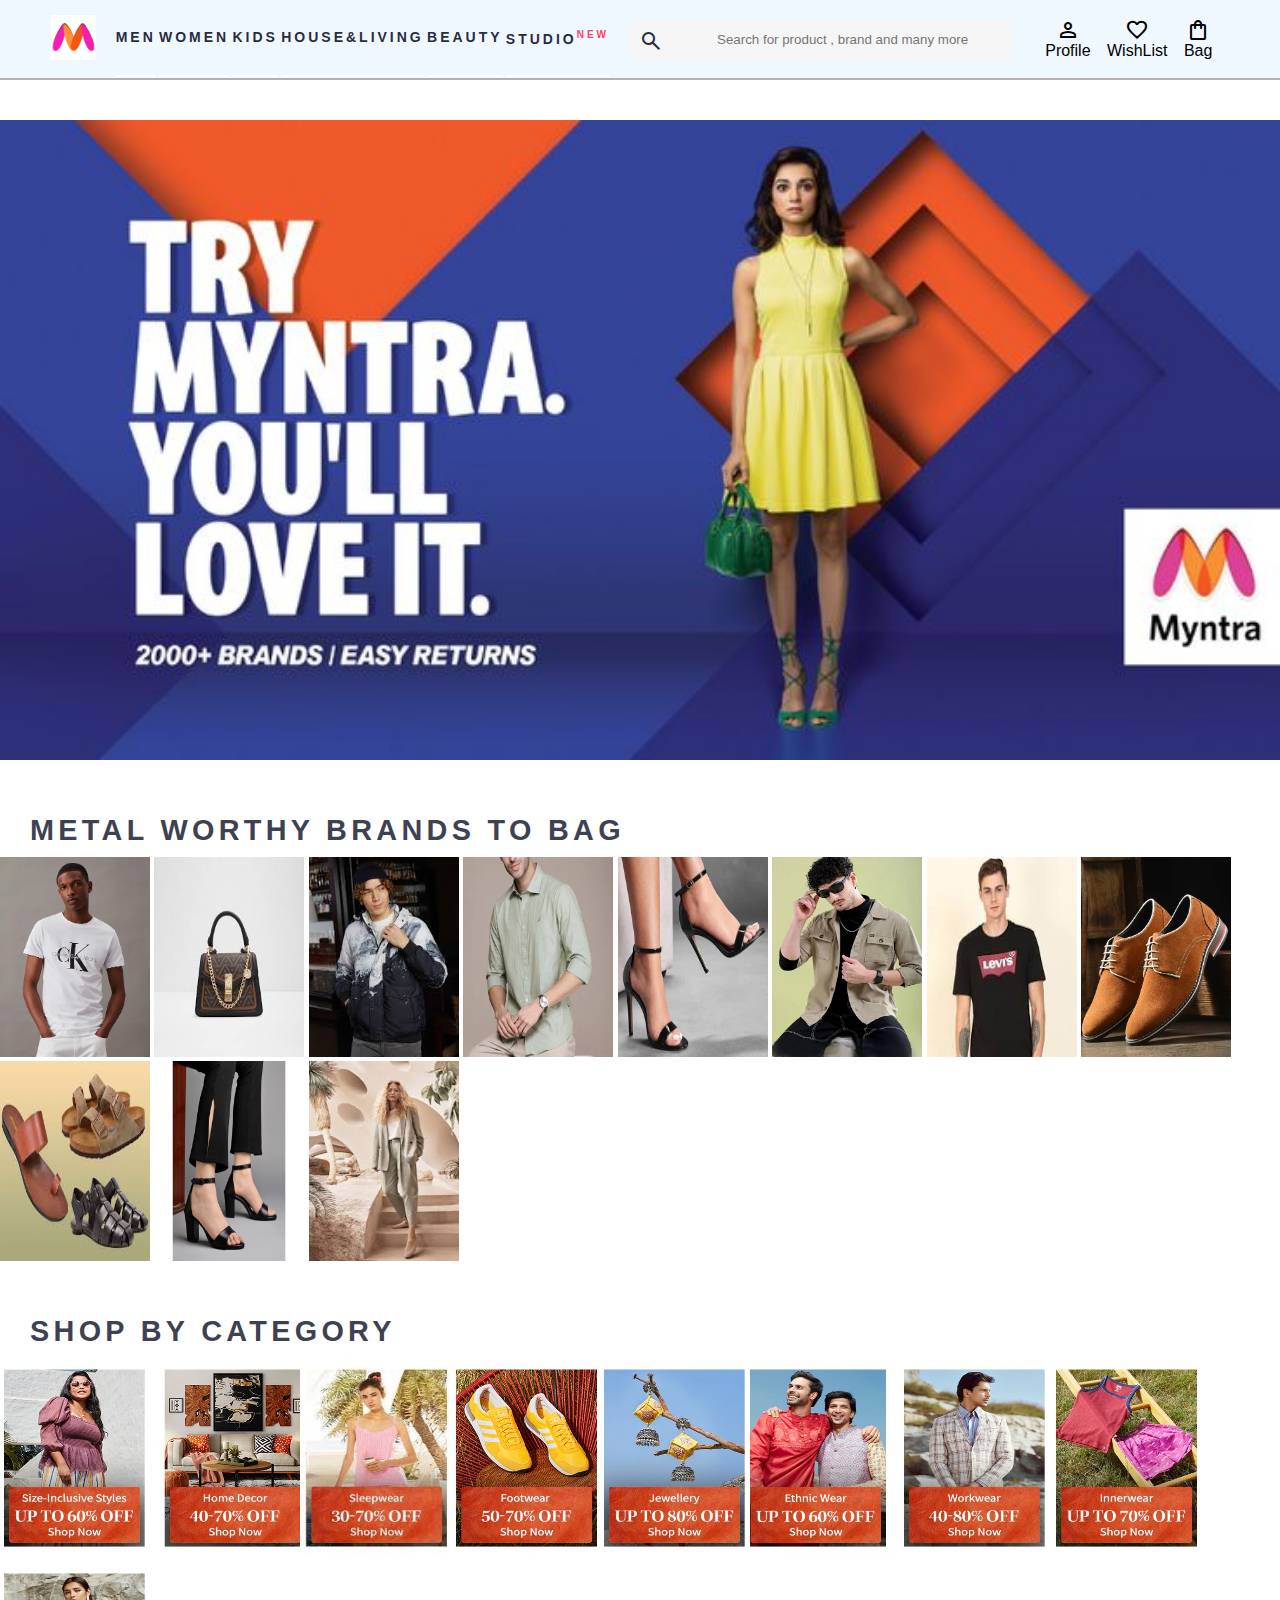
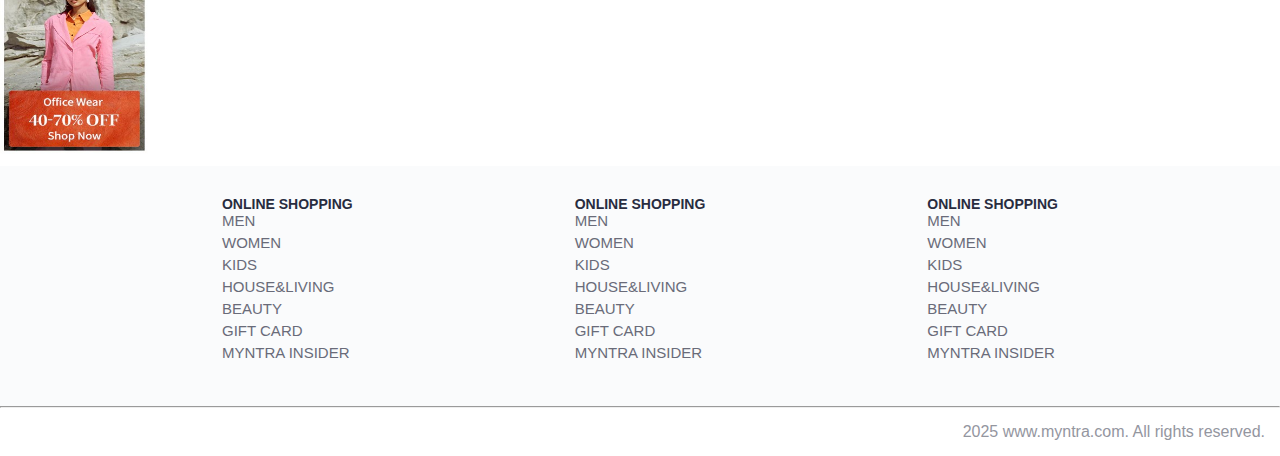
<file: index.html>
<!DOCTYPE html>
<html lang="en">
<head>
    <meta charset="UTF-8">
    <meta name="viewport" content="width=device-width, initial-scale=1.0">
    <title>myntra clone</title>
    <link rel="stylesheet" href="index.css">
    <link rel="stylesheet" href="https://fonts.googleapis.com/css2?family=Material+Symbols+Outlined:opsz,wght,FILL,GRAD@20..48,100..700,0..1,-50..200" />
    <link rel="stylesheet" href="https://fonts.googleapis.com/css2?family=Material+Symbols+Outlined:opsz,wght,FILL,GRAD@20..48,100..700,0..1,-50..200" />
    <link rel="stylesheet" href="https://fonts.googleapis.com/css2?family=Material+Symbols+Outlined:opsz,wght,FILL,GRAD@20..48,100..700,0..1,-50..200" />
    <link rel="stylesheet" href="https://fonts.googleapis.com/css2?family=Material+Symbols+Outlined:opsz,wght,FILL,GRAD@20..48,100..700,0..1,-50..200" />
</head>
<body>
    <header>
        <div class="logo_container">
            <a href="#"><img class="myntra_home" src="photo/logo.png" alt="myntra clone"></a>
        </div>
        <div class="nav_bar">
            <a href="#">MEN</a>
            <a href="#">WOMEN</a>
            <a href="#">KIDS</a>
            <a href="#">HOUSE&LIVING</a>
            <a href="#">BEAUTY</a>
            <a href="#">STUDIO<SUP>NEW</SUP></a>
        </div>
        <div class="search_bar">
            <span class="material-symbols-outlined search_icon">search</span>
            <input class="search_input" placeholder="Search for product , brand and many more">
        </div>
        <div class="action_bar">
          <div class="action_container">
                <span class="material-symbols-outlined action_icon">person</span>
                <span class="action_name">Profile</span>
            </div>
             <div class="action_container">
                <span class="material-symbols-outlined action_icon">favorite</span>
                <span class="action_name">WishList</span>
            </div>
             <div class="action_container">
                <span class="material-symbols-outlined action_icon">shopping_bag</span>
                <span class="action_name">Bag</span>
            </div>
        </div>
    </header>
    <main>
        <div class="banner_container">
            <img class="banner_image" src="photo/banner.jpg" alt="main banner">
        </div>
        <div class="category_heading">metal worthy brands to bag</div>
        <div class="catergory_items">
            <a href="#"><img id="sale_icon1" src="photo/photo2.webp"></a>
            <a href="#"><img id="sale_icon2" src="photo/photo3.jpeg"></a>
            <a href="#"><img id="sale_icon3" src="photo/photo4.jpeg"></a>
            <a href="#"><img id="sale_icon4" src="photo/photo5.webp"></a>
            <a href="#"><img id="sale_icon5" src="photo/photo6.webp"></a>
            <a href="#"><img id="sale_icon6" src="photo/photo7.webp"></a>
            <a href="#"><img id="sale_icon7" src="photo/photo8.jpeg"></a>
            <a href="#"><img id="sale_icon8" src="photo/photo9.avif"></a>
            <a href="#"><img id="sale_icon9" src="photo/photo10.jpeg"></a>
            <a href="#"><img id="sale_icon10" src="photo/photo11.avif"></a>
            <a href="#"><img id="sale_icon11" src="photo/photo12.jpeg"></a>
        </div>
        <div class="category_heading">shop by category</div>
        <div class="category_items">
            <a href="#"><img id="offer_icon1" src="photo/offer1.jpg"></a>
            <a href="#"><img id="offer_icon2" src="photo/offer2.jpg"></a>
            <a href="#"><img id="offer_icon3" src="photo/offer3.jpeg"></a>
            <a href="#"><img id="offer_icon4" src="photo/offer4.jpg"></a>
            <a href="#"><img id="offer_icon5" src="photo/offer5.jpg"></a>
            <a href="#"><img id="offer_icon6" src="photo/offer6.jpg"></a>
            <a href="#"><img id="offer_icon7" src="photo/offer7.jpg"></a>
            <a href="#"><img id="offer_icon8" src="photo/offer9.jpg"></a>
            <a href="#"><img id="offer_icon9" src="photo/offer10.jpg"></a></div>
        </div>
    </main>
    <footer>
        <div class="footer_container">
            <div class="footer_column">
                <h3>ONLINE SHOPPING</h3>

                <a href="#">MEN</a>
                <a href="#">WOMEN</a>
                <a href="#">KIDS</a>
                <a href="#">HOUSE&LIVING</a>
                <a href="#">BEAUTY</a>
                <a href="#">GIFT CARD</a>
                <a href="#">MYNTRA INSIDER</a>
            </div>
             <div class="footer_column">
                <h3>ONLINE SHOPPING</h3>

                <a href="#">MEN</a>
                <a href="#">WOMEN</a>
                <a href="#">KIDS</a>
                <a href="#">HOUSE&LIVING</a>
                <a href="#">BEAUTY</a>
                <a href="#">GIFT CARD</a>
                <a href="#">MYNTRA INSIDER</a>
            </div>
             <div class="footer_column">
                <h3>ONLINE SHOPPING</h3>

                <a href="#">MEN</a>
                <a href="#">WOMEN</a>
                <a href="#">KIDS</a>
                <a href="#">HOUSE&LIVING</a>
                <a href="#">BEAUTY</a>
                <a href="#">GIFT CARD</a>
                <a href="#">MYNTRA INSIDER</a>
            </div>
        </div>
        <hr>
        <div class="copyright">2025 www.myntra.com. All rights reserved.</div>
    </footer>
</body>
</html>
</file>
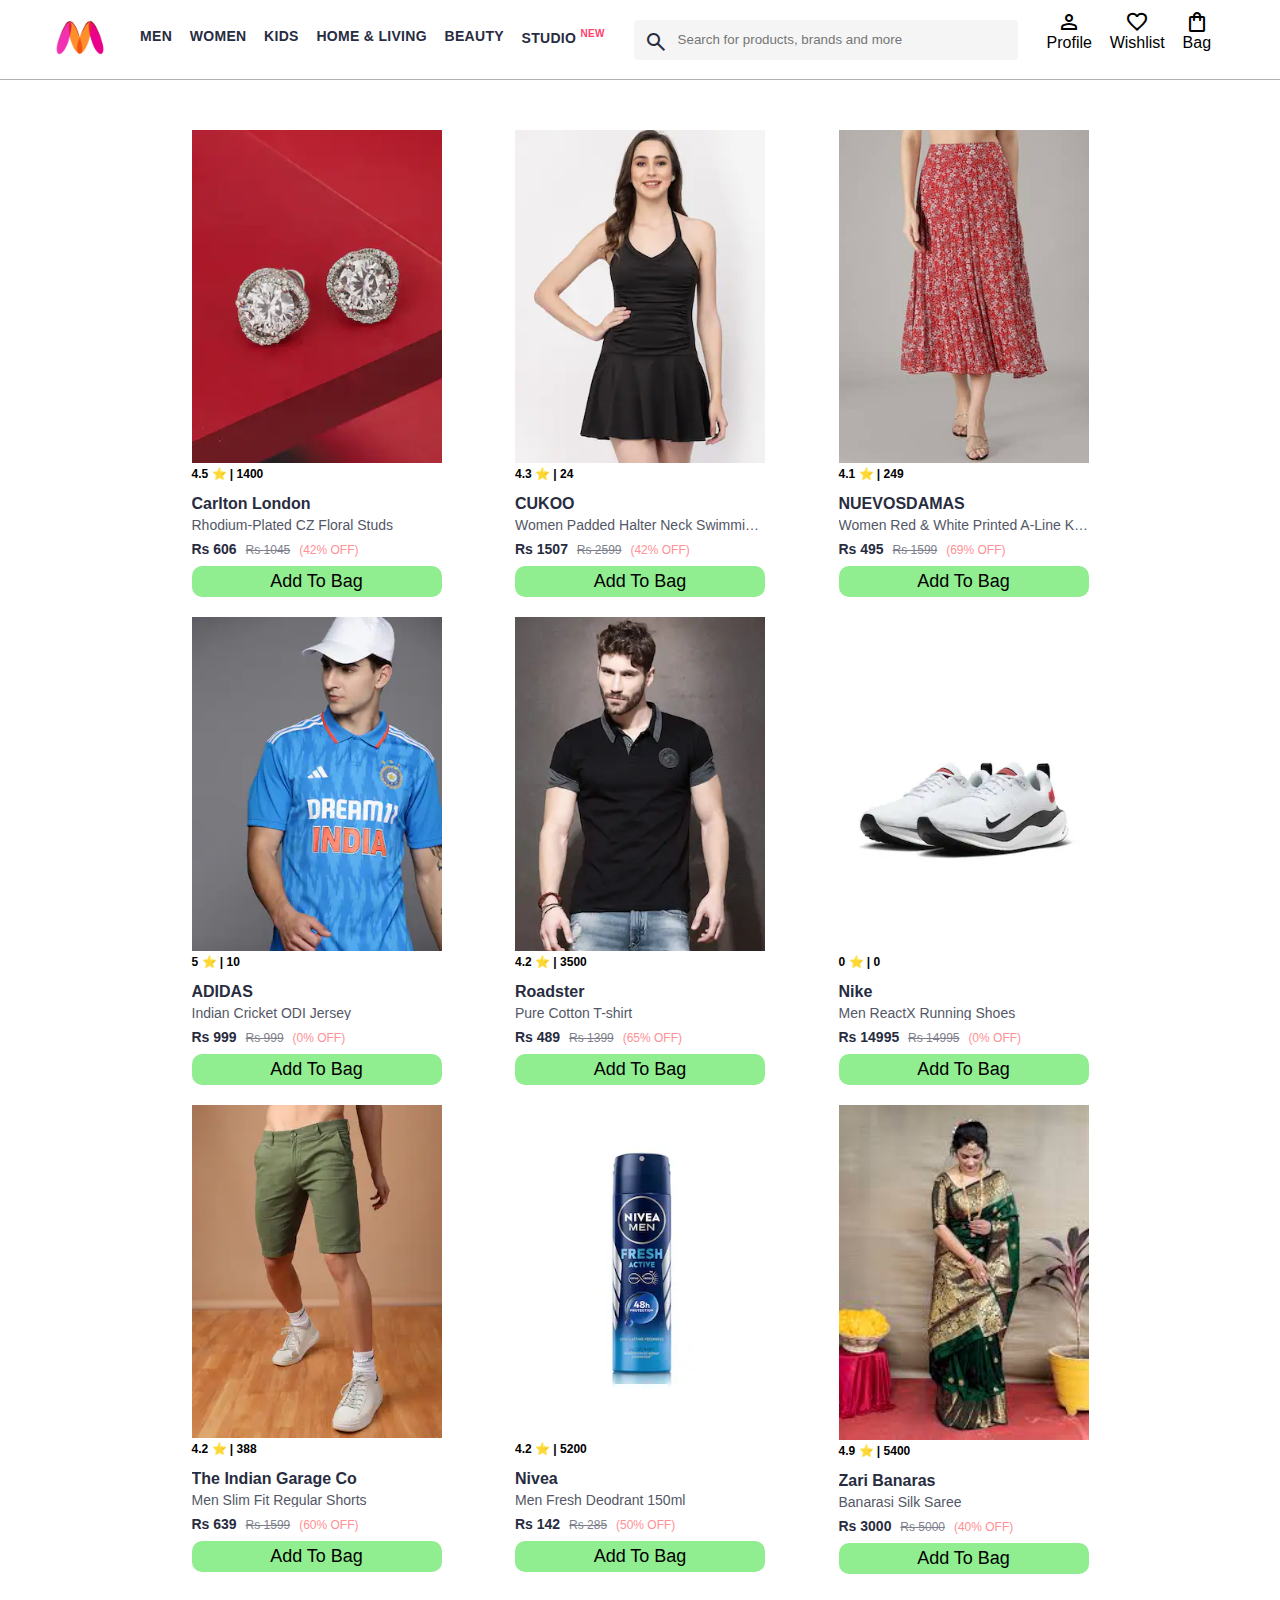
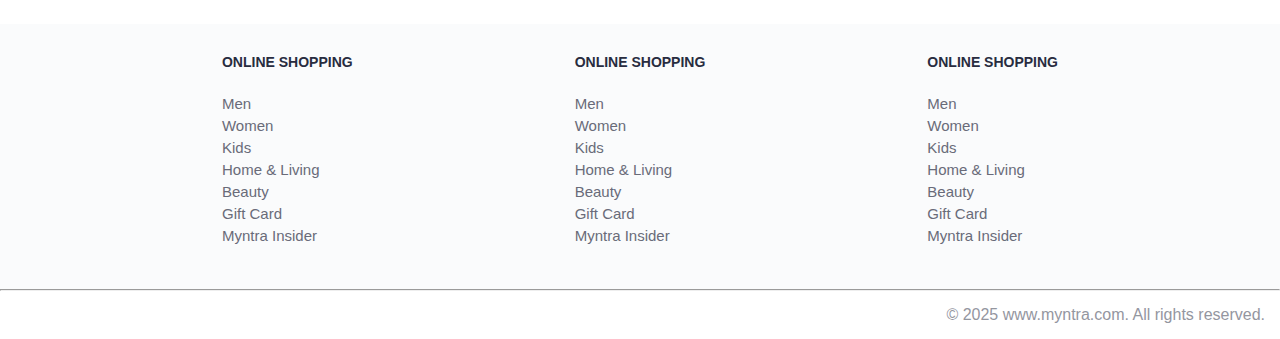
<file: docs/index.html>
<!DOCTYPE html>
<html lang="en">
<head>
    <title>Myntra Functional Clone</title>
    <link rel="stylesheet" href="css/index.css">
    <link rel="stylesheet" href="https://fonts.googleapis.com/css2?family=Material+Symbols+Outlined:opsz,wght,FILL,GRAD@20..48,100..700,0..1,-50..200" />
</head>
<body>
    <header>
        <div class="logo_container">
            <a href="#"><img class="myntra_home" src="images/myntra logo.png" alt="Myntra Home"></a>
        </div>
        <nav class="nav_bar">
            <a href="#">Men</a>
            <a href="#">Women</a>
            <a href="#">Kids</a>
            <a href="#">Home & Living</a>
            <a href="#">Beauty</a>
            <a href="#">Studio <sup>New</sup></a>
        </nav>
        <div class="search_bar">
            <span class="material-symbols-outlined search_icon">search</span>
            <input class="search_input" placeholder="Search for products, brands and more">
        </div>
        <div class="action_bar">
            <div class="action_container">
                <span class="material-symbols-outlined action_icon">person</span>
                <span class="action_name">Profile</span>
            </div>

            <div class="action_container">
                <span class="material-symbols-outlined action_icon">favorite</span>
                <span class="action_name">Wishlist</span>
            </div>

            <a class="action_container" href="pages/bag.html">
                <span class="material-symbols-outlined action_icon">shopping_bag</span>
                <span class="action_name">Bag</span>
                <span class="bag-item-count">0</span>
            </a>
        </div>
    </header>
    <main>
        <div class="items-container">
        </div>
    </main>
    <footer>
        <div class="footer_container">
            <div class="footer_column">
                <h3>ONLINE SHOPPING</h3>

                <a href="#">Men</a>
                <a href="#">Women</a>
                <a href="#">Kids</a>
                <a href="#">Home & Living</a>
                <a href="#">Beauty</a>
                <a href="#">Gift Card</a>
                <a href="#">Myntra Insider</a>
            </div>

            <div class="footer_column">
                <h3>ONLINE SHOPPING</h3>

                <a href="#">Men</a>
                <a href="#">Women</a>
                <a href="#">Kids</a>
                <a href="#">Home & Living</a>
                <a href="#">Beauty</a>
                <a href="#">Gift Card</a>
                <a href="#">Myntra Insider</a>
            </div>

            <div class="footer_column">
                <h3>ONLINE SHOPPING</h3>

                <a href="#">Men</a>
                <a href="#">Women</a>
                <a href="#">Kids</a>
                <a href="#">Home & Living</a>
                <a href="#">Beauty</a>
                <a href="#">Gift Card</a>
                <a href="#">Myntra Insider</a>
            </div>
        </div>
        <hr>

        <div class="copyright">
            © 2025 www.myntra.com. All rights reserved.
        </div>
    </footer>
    <script src="data/item.js"></script>
    <script src="scripts/index.js"></script>
</body>
</html>
</file>
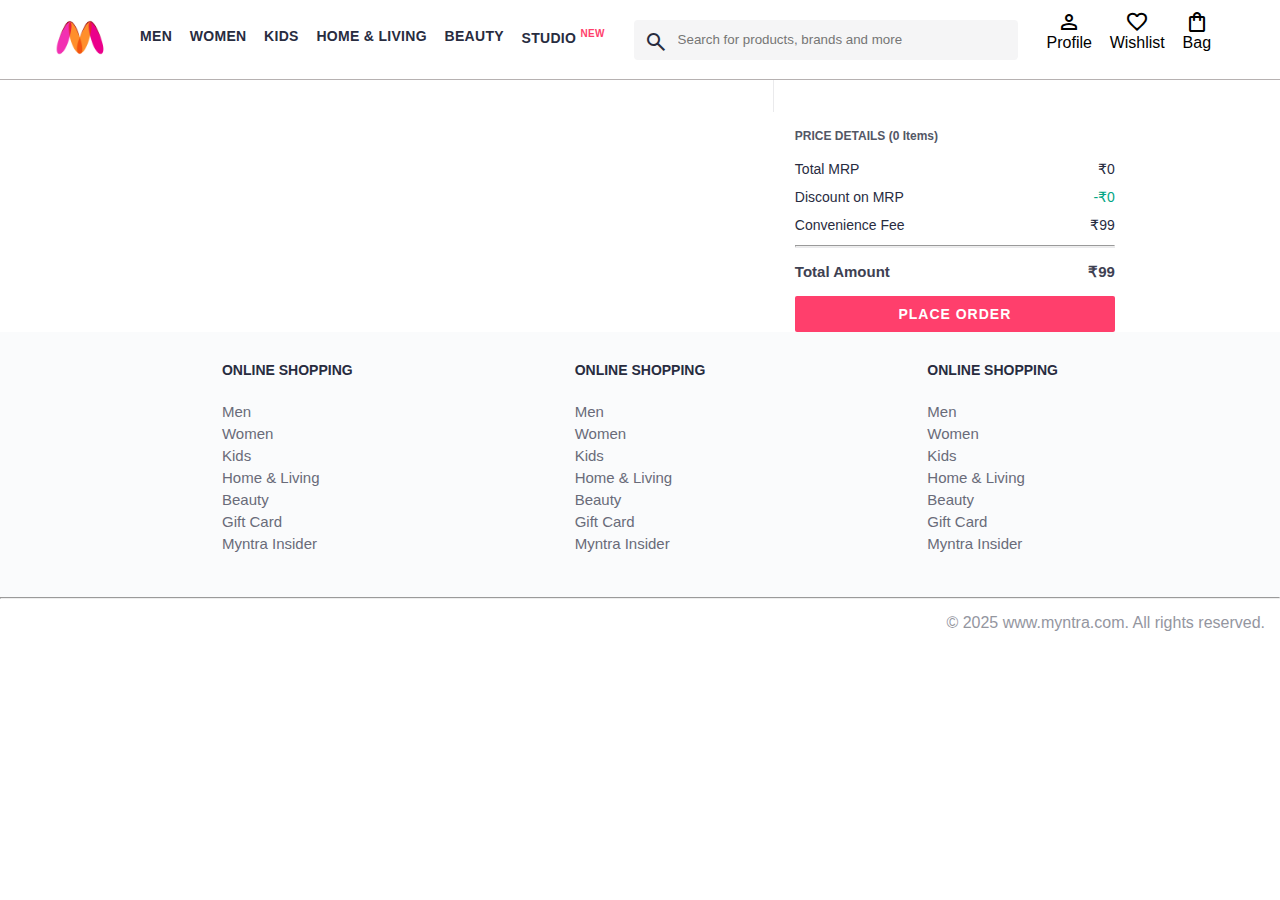
<file: docs/pages/bag.html>
<!DOCTYPE html>
<html lang="en">
<head>
    <title>Myntra Clone</title>
    <link rel="stylesheet" href="../css/index.css">
    <link rel="stylesheet" href="../css/bag.css">
    <link rel="stylesheet" href="https://fonts.googleapis.com/css2?family=Material+Symbols+Outlined:opsz,wght,FILL,GRAD@20..48,100..700,0..1,-50..200" />
</head>
<body>
    <header>
        <div class="logo_container">
            <a href="#"><img class="myntra_home" src="../images/myntra logo.png" alt="Myntra Home"></a>
        </div>
        <nav class="nav_bar">
            <a href="#">Men</a>
            <a href="#">Women</a>
            <a href="#">Kids</a>
            <a href="#">Home & Living</a>
            <a href="#">Beauty</a>
            <a href="#">Studio <sup>New</sup></a>
        </nav>
        <div class="search_bar">
            <span class="material-symbols-outlined search_icon">search</span>
            <input class="search_input" placeholder="Search for products, brands and more">
        </div>
        <div class="action_bar">
            <div class="action_container">
                <span class="material-symbols-outlined action_icon">person</span>
                <span class="action_name">Profile</span>
            </div>

            <div class="action_container">
                <span class="material-symbols-outlined action_icon">favorite</span>
                <span class="action_name">Wishlist</span>
            </div>

            <div class="action_container">
                <span class="material-symbols-outlined action_icon">shopping_bag</span>
                <span class="action_name">Bag</span>
                <span class="bag-item-count">0</span>
            </div>
        </div>
    </header>
    <main>
      <div class="bag-page">
        <div class="bag-items-container"></div>
        <div class="bag-summary">
        </div>
      </div>
    </main>
    <footer>
        <div class="footer_container">
            <div class="footer_column">
                <h3>ONLINE SHOPPING</h3>

                <a href="#">Men</a>
                <a href="#">Women</a>
                <a href="#">Kids</a>
                <a href="#">Home & Living</a>
                <a href="#">Beauty</a>
                <a href="#">Gift Card</a>
                <a href="#">Myntra Insider</a>
            </div>

            <div class="footer_column">
                <h3>ONLINE SHOPPING</h3>

                <a href="#">Men</a>
                <a href="#">Women</a>
                <a href="#">Kids</a>
                <a href="#">Home & Living</a>
                <a href="#">Beauty</a>
                <a href="#">Gift Card</a>
                <a href="#">Myntra Insider</a>
            </div>

            <div class="footer_column">
                <h3>ONLINE SHOPPING</h3>

                <a href="#">Men</a>
                <a href="#">Women</a>
                <a href="#">Kids</a>
                <a href="#">Home & Living</a>
                <a href="#">Beauty</a>
                <a href="#">Gift Card</a>
                <a href="#">Myntra Insider</a>
            </div>
        </div>
        <hr>

        <div class="copyright">
            © 2025 www.myntra.com. All rights reserved.
        </div>
    </footer>
    <script src="../data/item.js"></script>
    <script src="../scripts/index.js"></script>
    <script src="../scripts/bag.js"></script>
</body>
</html>
</file>
<file: index.css>
* {
    padding:0;
    margin:0;
    font-family: Assistant,-apple-system,BlinkMacSystemFont,Segoe UI,Roboto,Helvetica,Arial,sans-serif;
    box-sizing: border-box;
}
/*nav bar*/
header {
    display: flex;
    height:80px;
    background-color:aliceblue;
    justify-content: space-between;
    align-items: center;
    border-bottom:2px solid #b6b1b1;
    flex-wrap: wrap;
}
.myntra_home {
    height:45px;
}
.logo_container {
    margin-left: 4%;
}
.action_bar {
    margin-right: 4%;
}
.nav_bar {
    display: flex;
    min-width: 500px;
    justify-content: space-evenly;
}
.nav_bar a {
    font-size: 14px;
    letter-spacing: 3px;
    color:#282c3f;
    font-weight: 700;
    text-decoration: none;
    padding: 28px 0;
    border-bottom: 2px solid #ffffff;
}
.nav_bar a:hover {
    border-bottom: 4px solid #f54e77;
}
.nav_bar a sup {
    color:#ff3f6c;
    font-size: 10px;
}

.search_bar {
    height:40px;
    min-width: 200px;
    width:30%;
    display: flex;
    align-items: center;
}
.search_icon {
    height:20px;
    box-sizing: content-box;
    padding:10px;

    color:#282c3f;
    background-color: #f5f5f6;
    font-size: 300;
    border-radius: 5px 0 0 5px;
    
}
.search_input {
    color:#696e79;
    background-color: #f5f5f6;
    flex-grow: 1;
    height:40px;
    border: 0;
    border-radius: 0 5px 5px 0;
    text-align: center;
}
.action_bar {
    display: flex;
    min-width: 200px;
    justify-content: space-evenly;
}
.action_container {
    display: flex;
    flex-direction: column;
    align-items: center;
}

/*main section*/
.banner_container {
    margin:40px 0;
}
.banner_image {
    width:100%;
}

.category_heading {
    text-transform: uppercase;
    color:#3e4152;
    letter-spacing: .15em;
    font-size: 1.8em;
    margin: 50px 0 10px 30px;
    max-height: 5em;
    font-weight: 700;
}
.category_items {
    display: flex;
    flex-wrap: wrap;
}
#sale_icon1 {
    width:150px;
    height:200px;
}
#sale_icon2 {
    width:150px;
    height:200px;
}
#sale_icon3 {
    width:150px;
    height:200px;
}
#sale_icon4 {
    width:150px;
    height:200px;
}
#sale_icon5 {
    width:150px;
    height:200px;
}
#sale_icon6 {
    width:150px;
    height:200px;
}
#sale_icon7 {
    width:150px;
    height:200px;
}
#sale_icon8 {
    width:150px;
    height:200px;
}
#sale_icon9 {
    width:150px;
    height:200px;
}
#sale_icon10 {
    width:150px;
    height:200px;
}
#sale_icon11 {
    width:150px;
    height:200px;
}

#offer_icon1 {
    width:150px;
    height:200px;
}
#offer_icon2 {
    width:150px;
    height:200px;
}
#offer_icon3 {
    width:150px;
    height:200px;
}
#offer_icon4 {
    width:150px;
    height:200px;
}
#offer_icon5 {
    width:150px;
    height:200px;
}
#offer_icon6 {
    width:150px;
    height:200px;
}
#offer_icon7 {
    width:150px;
    height:200px;
}
#offer_icon8 {
    width:150px;
    height:200px;
}
#offer_icon9 {
    width:150px;
    height:200px;
}

.footer_container {
    padding: 30px 0 40px 0;
    background-color:#FAFBFC;
    display: flex;
    justify-content: space-evenly;
}
.footer_column {
    display: flex;
    flex-direction: column;
}
.footer_column h3 {
    color: #282c3f;
    font-size: 14px;
}
.footer_column a {
    color: #696b79;
    font-size: 15px;
    text-decoration: none;
    padding-bottom: 5px;
}

.copyright {
    color: #94969f;
    text-align: end;
    padding: 15px;
}
</file>
<file: docs/css/index.css>
/***************** Item Page CSS **************************/
/*.action_container {
    text-decoration: none;
}
a.action_container:link {
    color:black;
}
.item-details {
    cursor: pointer;
    width: 250px;
    margin: 10px;
}
.stars {
    font-size: 12px;
    font-weight: 700;
    text-align: left;
}
.company {
    font-size: 18px;
    font-weight: 700;
    line-height: 1;
    color: #282c3f;
    margin-bottom: 6px;
    overflow: hidden;
    text-overflow: ellipsis;
    white-space: nowrap;
    margin-top: 20px;
}
.item-name {
    color: #535766;
    font-size: 16px;
    line-height: 1;
    margin-bottom: 0;
    margin-top: 0;
    overflow: hidden;
    text-overflow: ellipsis;
    white-space: nowrap;
    font-weight: 400;
    display: block;
}
.price-container {
    margin-top: 10px;
}
.current-price {
    font-size: 14px;
    font-weight: 700;
    color: #282c3f;
}
.original-price {
    text-decoration: line-through;
    color: #7e818c;
    font-weight: 400;
    margin-left: 5px;
    font-size: 12px;
}
.discount-percentage {
    color: #ff905a;
    font-weight: 400;
    font-size: 12px;
    margin-left: 5px;
}
.btn-bag {
    background-color: lightgreen;
    border: none;
    padding: 5px 15px;
    border-radius: 10px;
    width: 100%;
    margin-top: 7px;
    font-size: 20px;
    cursor: pointer;
}
.bag-items {
    background-color: #f16565;
    white-space: nowrap;
    text-align: center;
    line-height: 18px;
    padding: 0 6px;
    height: 18px;
    position: relative;
    border-radius: 50%;
    font-size: 12px;
    color: #fff;
    left: 13px;
    top: -44px;
    font-weight: 700;
    cursor: pointer;
}*/

* {
    margin: 0;
    padding: 0;
    font-family: Assistant,-apple-system,BlinkMacSystemFont,Segoe UI,Roboto,Helvetica,Arial,sans-serif;
    box-sizing: border-box;
}
header {
    display: flex;
    background-color: #ffffff;
    height: 80px;
    justify-content: space-between;
    align-items: center;
    border-bottom: 1px solid #b6b1b1;
}
.myntra_home {
    height: 45px;
}
.logo_container {
    margin-left: 4%;
}
.action_bar {
    margin-right: 4%;
}
.nav_bar {
    display: flex;
    min-width: 500px;
    justify-content: space-evenly;
}
.nav_bar a {
    font-size: 14px;
    letter-spacing: .3px;
    color: #282c3f;
    font-weight: 700;
    text-transform: uppercase;
    text-decoration: none;
    padding: 28px 0;
    border-bottom: 5px solid #ffffff;
}
.nav_bar a:hover {
    border-bottom: 4px solid #f54e77;
}

.nav_bar a sup {
    color: #ff3f6c;
    font-size: 10px;
}

.search_bar {
    height: 40px;
    min-width: 200px;
    width: 30%;
    display: flex;
    align-items: center;
}
.search_icon {
    box-sizing: content-box;
    height: 20px;
    padding: 10px;

    background-color: #f5f5f6;
    color: #282c3f;
    font-weight: 300;
    border-radius: 4px 0 0 4px;
}
.search_input {
    color: #696e79;
    background-color: #f5f5f6;
    flex-grow: 1;
    height: 40px;
    border: 0;
    border-radius: 0 4px 4px 0;
}

.action_bar {
    display: flex;
    min-width: 200px;
    justify-content: space-evenly;
}

.action_container {
    display: flex;
    flex-direction: column;
    align-items: center;
}

/* Main section */
.banner_container {
    margin: 40px 0;
}
.banner_image {
    width: 100%;
}

.category_heading {
    text-transform: uppercase;
    color: #3e4152;
    letter-spacing: .15em;
    font-size: 1.8em;
    margin: 50px 0 10px 30px;
    max-height: 5em;
    font-weight: 700;
}

.category-items , .items-container{
    width: 80%;
    margin: 50px 10%;
    display: flex;
    flex-wrap: wrap;
    justify-content: space-evenly;
}

.sale_item {
    width: 250px;
}

.footer_container {
    padding: 30px 0px 40px 0px;
    background: #FAFBFC;
    display: flex;
    justify-content: space-evenly;
}

.footer_column {
    display: flex;
    flex-direction: column;
}

.footer_column h3 {
    color: #282c3f;
    font-size: 14px;
    margin-bottom: 25px;
}

.footer_column a {
    color: #696b79;
    font-size: 15px;
    text-decoration: none;
    padding-bottom: 5px;
}

.copyright {
    color: #94969f;
    text-align: end;
    padding: 15px;
}

.items-container {
    width: 80%;
    margin: 40px 10%;
}
.item-container {
    width: 250px;
    margin: 10px;
}
.item-image {
    width: 100%;
}
.rating {
    font-size: 12px;
    font-weight: 700;
}
.company-name {
    margin-top: 15px;
    font-size: 16px;
    font-weight: 700;
    line-height: 1;
    color: #282c3f;
    margin-bottom: 6px;
    overflow: hidden;
    text-overflow: ellipsis;
    white-space: nowrap;
}
.item-name {
    color: #535766;
    font-size: 14px;
    line-height: 1;
    margin-bottom: 0;
    margin-top: 0;
    overflow: hidden;
    text-overflow: ellipsis;
    white-space: nowrap;
    font-weight: 400;
    display: block;
}
.price {
    margin-top: 10px;
    font-size: 14px;
    line-height: 15px;
    color: #282c3f;
    white-space: nowrap;
}
.current-price {
    font-size: 14px;
    font-weight: 700;
    color: #282c3f;
}
.original-price {
    text-decoration: line-through;
    color: #7e818c;
    font-weight: 400;
    margin-left: 5px;
    font-size: 12px;
}
.discount {
    color: #ff9095;
    font-weight: 400;
    font-size: 12px;
    margin-left: 5px;
}
.btn-add-bag {
    width: 100%;
    margin-top: 8px;
    font-size: 18px;
    background-color: lightgreen;
    border-radius: 10px;
    border:none;
    padding: 5px 15px;
    cursor: pointer;
}
.bag-item-count {
    background-color: #f16565;
    white-space: nowrap;
    text-align: center;
    line-height: 18px;
    padding: 0 6px;
    height: 18px;
    position: relative;
    border-radius: 50%;
    font-size: 12px;
    color: #fff;
    left: 13px;
    top: -44px;
    font-weight: 700;
    cursor: pointer;
}
.action_container {
    text-decoration: none;
}
a.action_container:link {
    color:black;
}
</file>
<file: docs/css/bag.css>
.bag-items-container {
  display: inline-block;
  width: 64%;
  padding-right: 20px;
  border-right: 1px solid #eaeaec;
  padding-top: 32px;
  color: #282c3f;
  font-size: 13px;
  line-height: 1.42857143;
}

.bag-page {
  width: 75%;
  margin-left: 12.5%;
}

.bag-summary {
  vertical-align: top;
  display: inline-block;
  width: 35%;
  padding: 24px 0 0 16px;
  color: #282c3f;
  font-size: 13px;
  line-height: 1.42857143;
}

.bag-details-container {
  margin-bottom: 16px;
}

.price-header {
  font-size: 12px;
  font-weight: 700;
  margin: 24px 0 16px;
  color: #535766;
}

.price-item {
  margin-bottom: 12px;
  line-height: 16px;
  font-size: 14px;
  color: #282c3f;
}

.price-item-value {
  float: right;
}

.priceDetail-base-discount {
  color: #03a685;
}

.price-footer {
  font-weight: 700;
  font-size: 15px;
  padding-top: 16px;
  border-top: 1px solid #eaeaec;
  color: #3e4152;
  line-height: 16px;
}

.btn-place-order {
  width: 100%;
  letter-spacing: 1px;
  font-size: 14px;
  font-weight: 600;
  border-radius: 2px;
  border-width: 0px;
  padding: 10px 16px;
  background-color: rgb(255, 63, 108);
  color: rgb(255, 255, 255);
  cursor: pointer;
}

.bag-item-container {
  margin-bottom: 8px;
  background: #fff;
  font-size: 14px;
  border: 1px solid #eaeaec;
  border-radius: 4px;
  position: relative;
  padding: 12px 12px 0;
}

.item-left-part {
  position: absolute;
  background: rgb(255, 242, 223);
  height: 148px;
  width: 111px;
}

.item-right-part {
  padding-left: 12px;
  position: relative;
  min-height: 148px;
  margin-left: 111px;
  margin-bottom: 12px;
}

.bag-item-img {
  width: 100%;
}

.return-period {
  display: inline-flex;
  font-size: 14px;
  padding-top: 8px;
}

.return-period-days {
  font-weight: 700;
  margin-right: 4px;
}

.delivery-details {
  margin-top: 5px;
  color: #282c3f;
  font-size: 12px;
  letter-spacing: -.1px;
  margin-bottom: 8px;
  line-height: 15px;
}

.delivery-details-days {
  color: #03a685;
}

.remove-from-cart {
  position: absolute;
  font-size: 25px;
  top: 10px;
  right: 18px;
  width: 14px;
  height: 14px;
  cursor: pointer;
}
</file>
